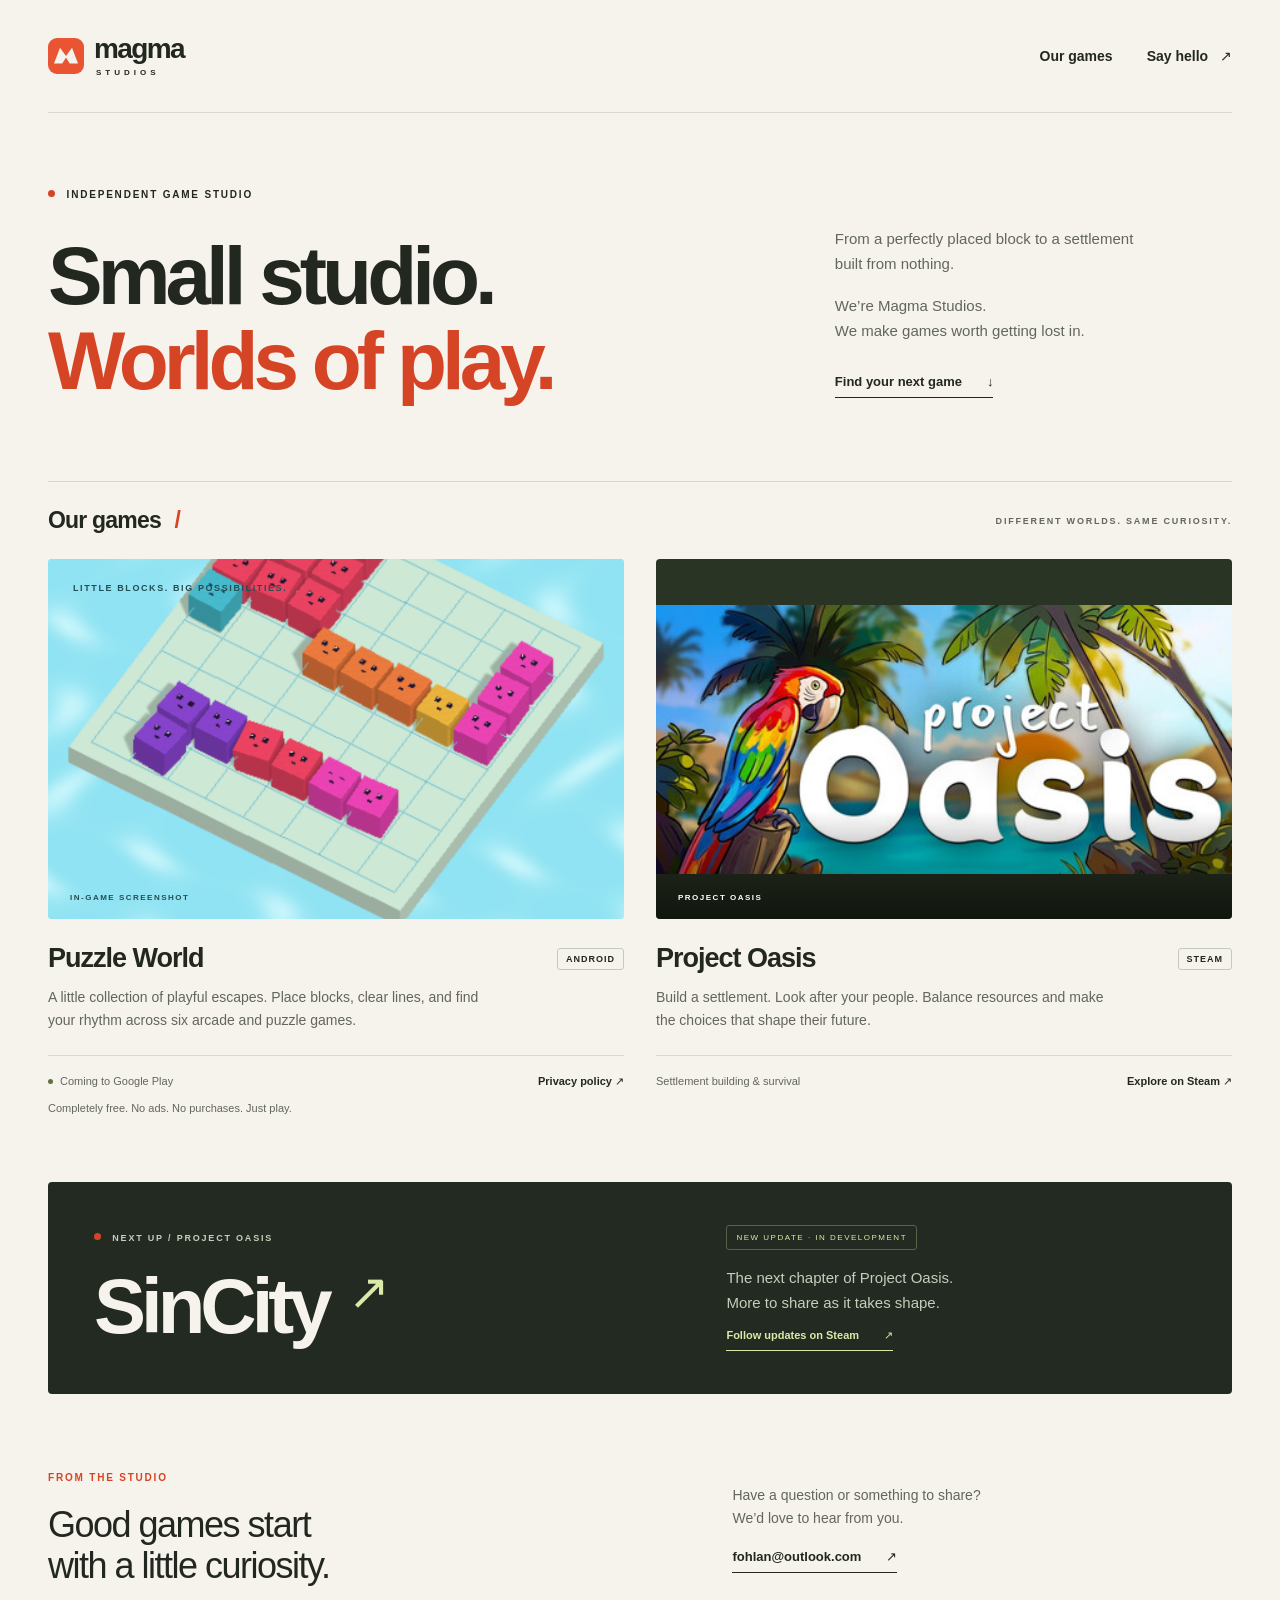
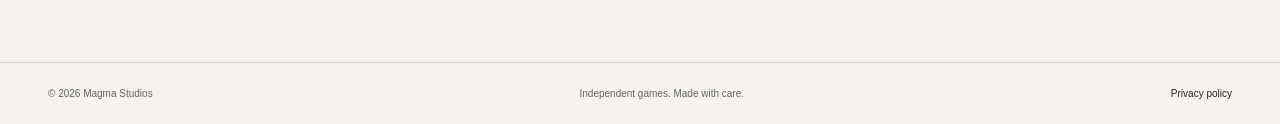
<file: index.html>
<!doctype html>
<html lang="en">
<head>
  <meta charset="utf-8">
  <meta name="viewport" content="width=device-width, initial-scale=1">
  <meta name="description" content="Magma Studios makes independent games. Discover Puzzle World, Project Oasis, and the upcoming SinCity update.">
  <meta name="theme-color" content="#f5f3ec">
  <title>Magma Studios — Independent games</title>
  <link rel="icon" href="assets/mark.svg" type="image/svg+xml">
  <link rel="stylesheet" href="styles.css">
</head>
<body>
  <a class="skip-link" href="#main">Skip to content</a>
  <header class="site-header wrap">
    <a class="brand" href="./" aria-label="Magma Studios home"><img src="assets/mark.svg" width="36" height="36" alt=""><span>magma<span class="brand-sub">STUDIOS</span></span></a>
    <nav aria-label="Main navigation"><a href="#games">Our games</a><a href="mailto:fohlan@outlook.com">Say hello <span aria-hidden="true">↗</span></a></nav>
  </header>

  <main id="main" class="wrap">
    <section class="hero" aria-labelledby="hero-title">
      <div><p class="eyebrow"><span class="dot"></span> INDEPENDENT GAME STUDIO</p><h1 id="hero-title">Small studio.<br><span>Worlds of play.</span></h1></div>
      <div class="hero-note"><p>From a perfectly placed block to a settlement built from nothing.</p><p>We’re Magma Studios.<br>We make games worth getting lost in.</p><a class="text-link" href="#games">Find your next game <span aria-hidden="true">↓</span></a></div>
    </section>

    <section id="games" class="games" aria-labelledby="games-title">
      <div class="section-heading"><h2 id="games-title">Our games<span class="accent"> /</span></h2><span class="eyebrow">DIFFERENT WORLDS. SAME CURIOSITY.</span></div>
      <div class="game-grid">
        <article class="game">
          <div class="game-art block-art"><span class="art-label">LITTLE BLOCKS. BIG POSSIBILITIES.</span><img src="assets/puzzle-world.png" width="1220" height="2712" alt="Puzzle World gameplay with colorful smiling cubes on an isometric puzzle board"><span class="image-caption">IN-GAME SCREENSHOT</span></div>
          <div class="game-heading"><h3>Puzzle World</h3><span class="platform">ANDROID</span></div>
          <p>A little collection of playful escapes. Place blocks, clear lines, and find your rhythm across six arcade and puzzle games.</p>
          <div class="game-bottom"><span class="status"><span class="dot"></span> Coming to Google Play</span><a href="privacy-policy.html">Privacy policy <span aria-hidden="true">↗</span></a></div>
          <p class="free-note">Completely free. No ads. No purchases. Just play.</p>
        </article>
        <article class="game">
          <div class="game-art oasis-art"><img src="assets/project-oasis.jpg" width="460" height="215" alt="Project Oasis official game artwork" loading="lazy"><span class="image-caption">PROJECT OASIS</span></div>
          <div class="game-heading"><h3>Project Oasis</h3><span class="platform">STEAM</span></div>
          <p>Build a settlement. Look after your people. Balance resources and make the choices that shape their future.</p>
          <div class="game-bottom"><span class="status">Settlement building &amp; survival</span><a href="https://store.steampowered.com/app/4970790/Project_Oasis/" target="_blank" rel="noopener noreferrer">Explore on Steam <span aria-hidden="true">↗</span></a></div>
        </article>
      </div>
    </section>

    <section class="update" aria-labelledby="update-title">
      <div><p class="eyebrow"><span class="dot"></span> NEXT UP / PROJECT OASIS</p><h2 id="update-title">SinCity<span>↗</span></h2></div>
      <div class="update-copy"><span class="update-label">NEW UPDATE · IN DEVELOPMENT</span><p>The next chapter of Project Oasis.<br>More to share as it takes shape.</p><a class="text-link" href="https://store.steampowered.com/news/app/4970790" target="_blank" rel="noopener noreferrer">Follow updates on Steam <span aria-hidden="true">↗</span></a></div>
    </section>

    <section class="contact" aria-labelledby="contact-title"><div><p class="eyebrow">FROM THE STUDIO</p><h2 id="contact-title">Good games start<br>with a little curiosity.</h2></div><div><p>Have a question or something to share?<br>We’d love to hear from you.</p><a class="text-link" href="mailto:fohlan@outlook.com">fohlan@outlook.com <span aria-hidden="true">↗</span></a></div></section>
  </main>
  <footer class="site-footer wrap"><span>© 2026 Magma Studios</span><span>Independent games. Made with care.</span><a href="privacy-policy.html">Privacy policy</a></footer>
</body>
</html>
</file>
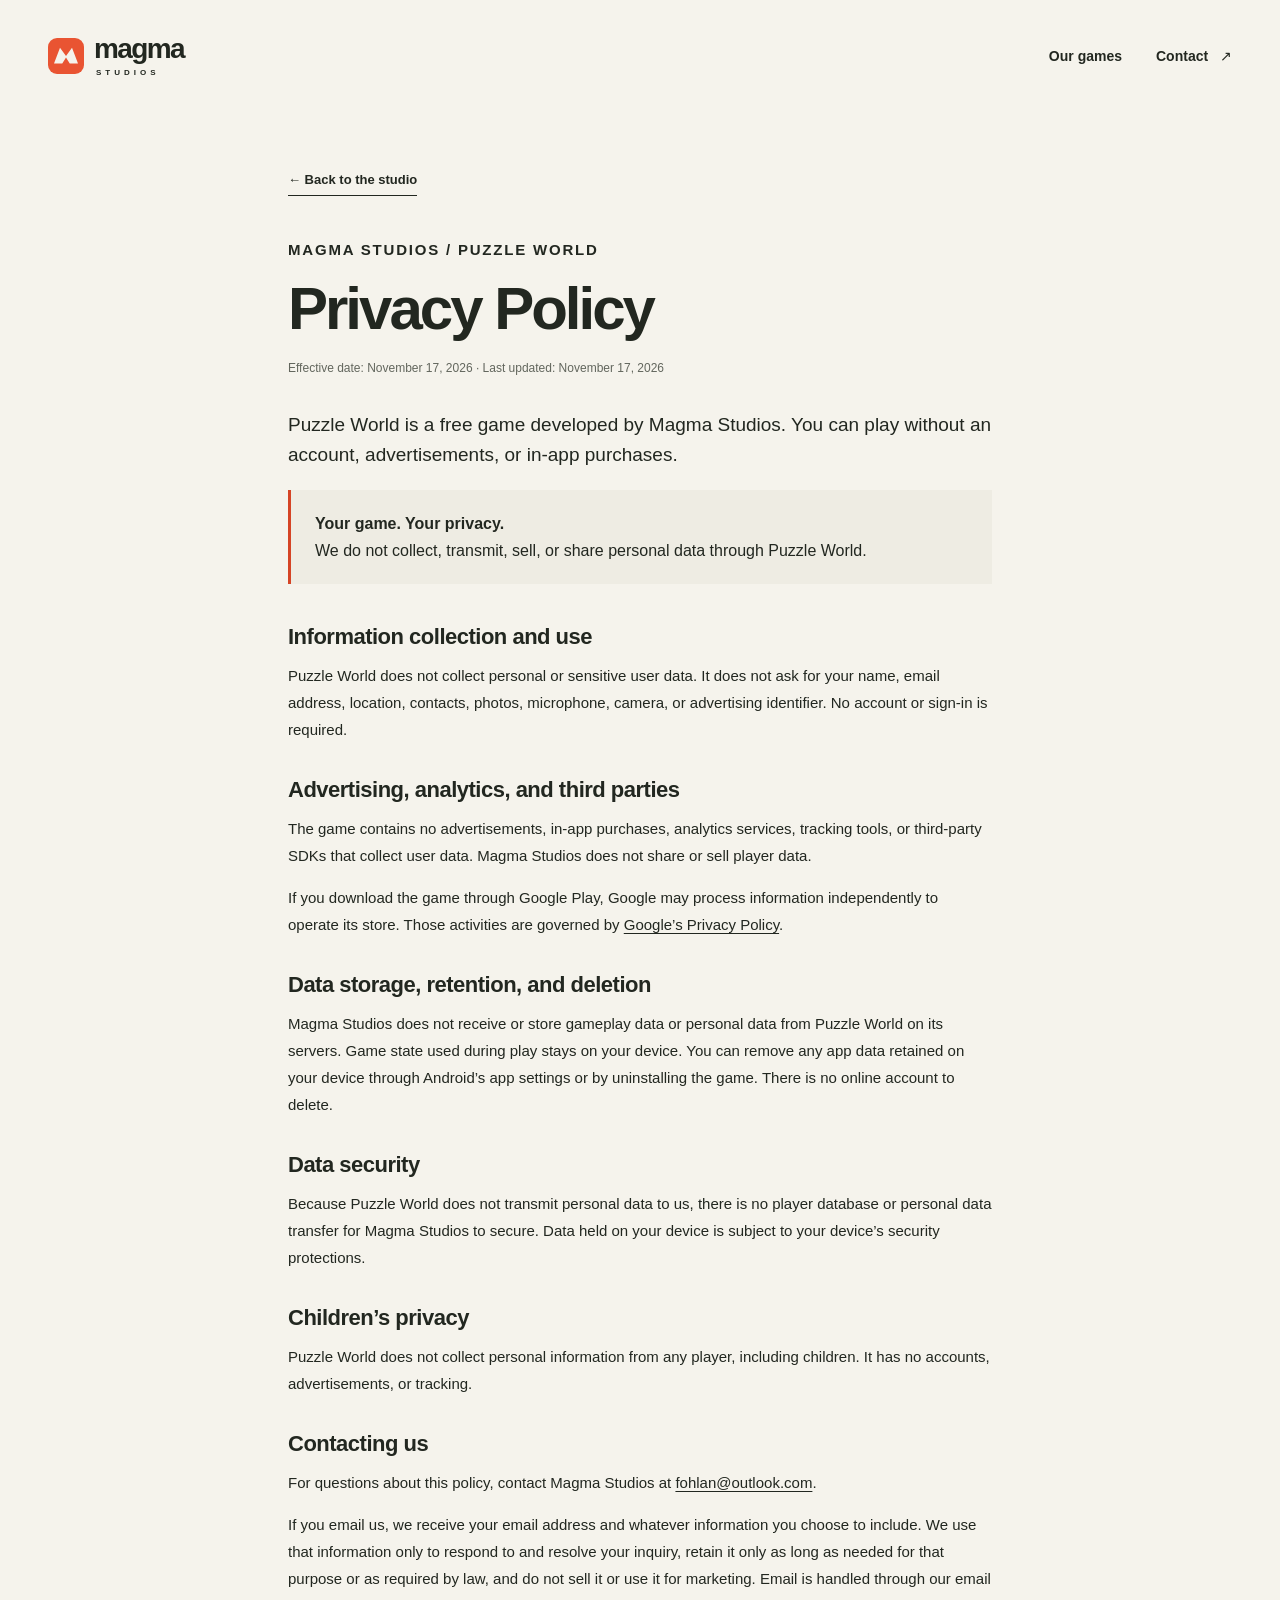
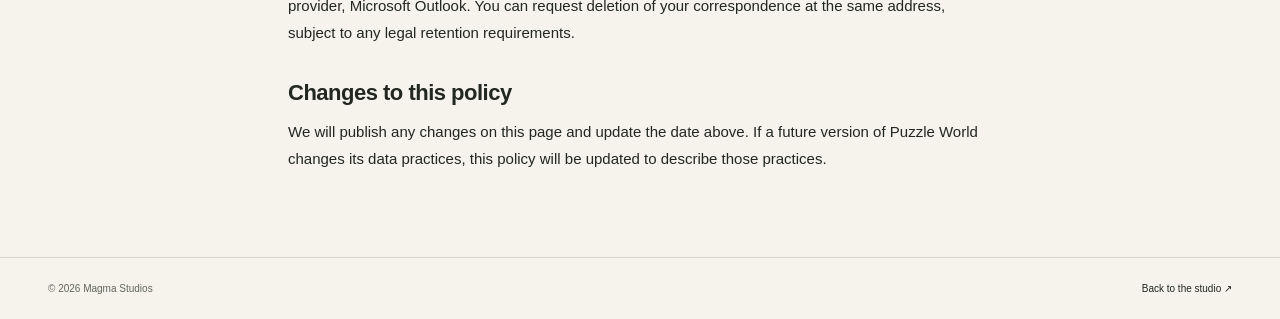
<file: privacy-policy.html>
<!doctype html>
<html lang="en">
<head>
  <meta charset="utf-8">
  <meta name="viewport" content="width=device-width, initial-scale=1">
  <meta name="description" content="Privacy Policy for Puzzle World by Magma Studios. No ads, accounts, purchases, or personal data collection.">
  <meta name="theme-color" content="#f5f3ec">
  <title>Puzzle World Privacy Policy — Magma Studios</title>
  <link rel="icon" href="assets/mark.svg" type="image/svg+xml">
  <link rel="stylesheet" href="styles.css">
</head>
<body>
  <a class="skip-link" href="#main">Skip to content</a>
  <header class="site-header wrap"><a class="brand" href="./" aria-label="Magma Studios home"><img src="assets/mark.svg" width="36" height="36" alt=""><span>magma<span class="brand-sub">STUDIOS</span></span></a><nav aria-label="Main navigation"><a href="./#games">Our games</a><a href="mailto:fohlan@outlook.com">Contact <span aria-hidden="true">↗</span></a></nav></header>
  <main id="main" class="policy wrap">
    <a class="text-link back-link" href="./">← Back to the studio</a>
    <p class="eyebrow">MAGMA STUDIOS / PUZZLE WORLD</p>
    <h1>Privacy Policy</h1>
    <p class="updated">Effective date: November 17, 2026 · Last updated: November 17, 2026</p>
    <p class="intro">Puzzle World is a free game developed by Magma Studios. You can play without an account, advertisements, or in-app purchases.</p>
    <div class="policy-summary"><strong>Your game. Your privacy.</strong><br>We do not collect, transmit, sell, or share personal data through Puzzle World.</div>
    <section aria-labelledby="collection"><h2 id="collection">Information collection and use</h2><p>Puzzle World does not collect personal or sensitive user data. It does not ask for your name, email address, location, contacts, photos, microphone, camera, or advertising identifier. No account or sign-in is required.</p></section>
    <section aria-labelledby="services"><h2 id="services">Advertising, analytics, and third parties</h2><p>The game contains no advertisements, in-app purchases, analytics services, tracking tools, or third-party SDKs that collect user data. Magma Studios does not share or sell player data.</p><p>If you download the game through Google Play, Google may process information independently to operate its store. Those activities are governed by <a href="https://policies.google.com/privacy" target="_blank" rel="noopener noreferrer">Google’s Privacy Policy</a>.</p></section>
    <section aria-labelledby="retention"><h2 id="retention">Data storage, retention, and deletion</h2><p>Magma Studios does not receive or store gameplay data or personal data from Puzzle World on its servers. Game state used during play stays on your device. You can remove any app data retained on your device through Android’s app settings or by uninstalling the game. There is no online account to delete.</p></section>
    <section aria-labelledby="security"><h2 id="security">Data security</h2><p>Because Puzzle World does not transmit personal data to us, there is no player database or personal data transfer for Magma Studios to secure. Data held on your device is subject to your device’s security protections.</p></section>
    <section aria-labelledby="children"><h2 id="children">Children’s privacy</h2><p>Puzzle World does not collect personal information from any player, including children. It has no accounts, advertisements, or tracking.</p></section>
    <section aria-labelledby="contact"><h2 id="contact">Contacting us</h2><p>For questions about this policy, contact Magma Studios at <a href="mailto:fohlan@outlook.com">fohlan@outlook.com</a>.</p><p>If you email us, we receive your email address and whatever information you choose to include. We use that information only to respond to and resolve your inquiry, retain it only as long as needed for that purpose or as required by law, and do not sell it or use it for marketing. Email is handled through our email provider, Microsoft Outlook. You can request deletion of your correspondence at the same address, subject to any legal retention requirements.</p></section>
    <section aria-labelledby="changes"><h2 id="changes">Changes to this policy</h2><p>We will publish any changes on this page and update the date above. If a future version of Puzzle World changes its data practices, this policy will be updated to describe those practices.</p></section>
  </main>
  <footer class="site-footer wrap"><span>© 2026 Magma Studios</span><a href="./">Back to the studio <span aria-hidden="true">↗</span></a></footer>
</body>
</html>
</file>
<file: styles.css>
@charset "UTF-8";
  
:root {
  --paper:#f5f3ec;
  --ink:#222720;
  --muted:#62665d;
  --line:#d7d8ce;
  --orange:#d54425;
  --lime:#dce9a8;
  --dark:#222a22;
  font-family:Arial,Helvetica,sans-serif;
  color:var(--ink);
  background:var(--paper);
  font-synthesis:none;
  color-scheme:light}

* {
  box-sizing:border-box}
html {
  scroll-behavior:smooth;
  scroll-padding-top:24px}
body {
  margin:0}
a {
  color:inherit;
  text-decoration:none}
a:hover {
  text-decoration:underline;
  text-underline-offset:5px}
a:focus-visible {
  outline:3px solid var(--orange);
  outline-offset:6px}
img {
  display:block;
  max-width:100%}
p {
  line-height:1.65}
h1,h2,h3,p {
  margin-top:0}
.wrap {
  max-width:1280px;
  margin-inline:auto;
  padding-inline:48px}
.skip-link {
  position:absolute;
  top:-80px;
  left:20px;
  padding:14px;
  background:var(--ink);
  color:white;
  z-index:5}
.skip-link:focus {
  top:12px}
.site-header {
  height:112px;
  display:flex;
  align-items:center;
  justify-content:space-between}
.brand {
  display:flex;
  gap:10px;
  align-items:center;
  font-size:28px;
  font-weight:800;
  letter-spacing:-1.6px;
  line-height:.9}
.brand:hover {
  text-decoration:none}
.brand-sub {
  display:block;
  font-size:8px;
  letter-spacing:4px;
  margin-top:7px;
  margin-left:2px}
.site-header nav {
  display:flex;
  gap:34px;
  font-size:14px;
  font-weight:600}
.site-header nav span {
  margin-left:8px}
.hero {
  border-top:1px solid var(--line);
  padding:74px 0 78px;
  display:grid;
  grid-template-columns:1.8fr 1fr;
  gap:72px;
  align-items:end}
.eyebrow {
  font-size:10px;
  font-weight:700;
  letter-spacing:1.8px;
  line-height:1.6}
.dot {
  display:inline-block;
  width:7px;
  height:7px;
  background:var(--orange);
  border-radius:50%;
  margin-right:7px;
  vertical-align:1px}
.hero .eyebrow {
  margin-bottom:30px}
h1 {
  font-size:clamp(50px,6.4vw,82px);
  font-weight:600;
  line-height:1.04;
  letter-spacing:-5px;
  margin-bottom:0}
h1 span {
  color:var(--orange)}
.hero-note {
  max-width:310px;
  padding-bottom:5px}
.hero-note p {
  font-size:15px;
  color:var(--muted);
  margin-bottom:17px}
.text-link {
  display:inline-flex;
  align-items:center;
  gap:25px;
  font-size:13px;
  font-weight:700;
  border-bottom:1px solid currentColor;
  padding:5px 0 8px}
.hero-note .text-link {
  margin-top:9px}
.section-heading {
  display:flex;
  align-items:center;
  justify-content:space-between;
  padding:25px 0;
  border-top:1px solid var(--line)}
.section-heading h2 {
  font-size:23px;
  letter-spacing:-.8px;
  margin:0}
.accent {
  color:var(--orange);
  margin-left:8px}
.section-heading>.eyebrow {
  color:var(--muted);
  font-size:9px}
.game-grid {
  display:grid;
  grid-template-columns:1fr 1fr;
  gap:32px}
.game-art {
  height:360px;
  border-radius:4px;
  overflow:hidden;
  position:relative}
.block-art {
  background:#94e1ed}
.block-art>img {
  width:100%;
  height:100%;
  object-fit:cover;
  object-position:center 49%}
.art-label {
  position:absolute;
  top:24px;
  left:25px;
  font-size:9px;
  font-weight:700;
  letter-spacing:1.6px;
  color:#244e55;
  z-index:1}
.image-caption {
  position:absolute;
  bottom:17px;
  left:22px;
  font-size:8px;
  letter-spacing:1.5px;
  color:#244e55;
  font-weight:700}
.oasis-art {
  background:#2a3424}
.oasis-art>img {
  width:100%;
  height:100%;
  object-fit:contain}
.oasis-art:after {
  content:"";
  position:absolute;
  inset:70% 0 0;
  background:linear-gradient(transparent,#0009)}
.oasis-art .image-caption {
  color:white;
  z-index:1}
.game-heading {
  display:flex;
  align-items:center;
  justify-content:space-between;
  margin-top:24px;
  margin-bottom:12px;
  gap:16px}
.game-heading h3 {
  font-size:27px;
  letter-spacing:-1px;
  margin:0}
.platform {
  border:1px solid #c6cabe;
  border-radius:3px;
  font-size:9px;
  font-weight:700;
  letter-spacing:1px;
  padding:5px 8px}
.game>p {
  font-size:14px;
  color:var(--muted);
  max-width:460px;
  margin-bottom:22px}
.game-bottom {
  display:flex;
  justify-content:space-between;
  align-items:center;
  gap:12px;
  font-size:11px;
  line-height:1.5;
  border-top:1px solid var(--line);
  padding-top:17px}
.game-bottom a {
  font-weight:700;
  white-space:nowrap}
.status {
  color:var(--muted)}
.status .dot {
  width:5px;
  height:5px;
  background:#5e7241;
  margin-right:4px}
.game>.free-note {
  font-size:11px;
  margin-top:10px;
  margin-bottom:0;
  color:var(--muted)}
.update {
  background:var(--dark);
  color:var(--paper);
  margin-top:65px;
  padding:43px 46px;
  display:grid;
  grid-template-columns:1.3fr 1fr;
  gap:35px;
  align-items:center;
  border-radius:4px}
.update .eyebrow {
  color:#c7cdbb;
  font-size:9px;
  margin-bottom:22px}
.update h2 {
  font-size:78px;
  line-height:1;
  letter-spacing:-5px;
  font-weight:600;
  margin:0}
.update h2 span {
  color:var(--lime);
  font-size:50px;
  margin-left:20px;
  vertical-align:top}
.update-label {
  font-size:8px;
  letter-spacing:1.5px;
  color:var(--lime);
  border:1px solid #586247;
  padding:7px 9px;
  border-radius:3px;
  display:inline-block}
.update-copy p {
  font-size:15px;
  color:#c7cdbb;
  margin:16px 0 8px}
.update .text-link {
  font-size:11px;
  color:var(--lime)}
.contact {
  display:grid;
  grid-template-columns:1.3fr 1fr;
  gap:35px;
  padding:76px 0;
  align-items:center}
.contact .eyebrow {
  color:var(--orange);
  margin-bottom:18px}
.contact h2 {
  font-size:36px;
  font-weight:500;
  letter-spacing:-1.5px;
  line-height:1.15;
  margin:0}
.contact p:not(.eyebrow) {
  font-size:14px;
  color:var(--muted)}
.site-footer {
  display:flex;
  justify-content:space-between;
  gap:20px;
  padding-block:25px;
  border-top:1px solid var(--line);
  color:var(--muted);
  font-size:10px}
.site-footer a {
  color:var(--ink)}

.policy {
  max-width:800px;
  padding-top:55px;
  padding-bottom:70px}
.policy h1 {
  font-size:60px;
  letter-spacing:-3px;
  margin-bottom:18px}
.policy .intro {
  font-size:19px;
  line-height:1.6}
.policy .updated {
  color:var(--muted);
  font-size:12px;
  margin-bottom:30px}
.policy-summary {
  border-left:3px solid var(--orange);
  padding:20px 24px;
  background:#eeece3;
  margin-bottom:40px;
  line-height:1.7}
.policy h2 {
  font-size:22px;
  letter-spacing:-.5px;
  margin-top:34px;
  margin-bottom:12px}
.policy p,.policy li {
  font-size:15px;
  line-height:1.8}
.policy a:not(.text-link) {
  text-decoration:underline;
  text-underline-offset:3px}
.policy li {
  margin-bottom:6px}
.policy .back-link {
  margin-bottom:40px}
.policy section {
  scroll-margin-top:30px}

@media(min-width:1400px) {
  .game-art {
  height:390px}
}

@media(max-width:900px) {
  .wrap {
  padding-inline:28px}
.hero {
  gap:32px;
  grid-template-columns:1.6fr 1fr;
  padding-block:50px}
h1 {
  letter-spacing:-3px}
.game-art {
  height:300px}
.game-bottom {
  align-items:flex-start;
  flex-direction:column;
  gap:8px}
.update {
  padding:34px 30px}
.update h2 {
  font-size:66px}
.update h2 span {
  font-size:35px;
  margin-left:12px}
}

@media(max-width:620px) {
  .wrap {
  padding-inline:22px}
.site-header {
  height:90px}
.brand {
  font-size:24px}
.brand img {
  width:32px;
  height:32px}
.site-header nav {
  gap:20px;
  font-size:12px}
.hero {
  display:block;
  padding:44px 0}
.hero .eyebrow {
  font-size:9px;
  margin-bottom:24px}
h1 {
  font-size:clamp(43px,10.8vw,66px);
  letter-spacing:-2.8px}
.hero-note {
  margin-top:26px;
  max-width:360px}
.hero-note p {
  font-size:14px}
.section-heading {
  align-items:flex-start;
  gap:12px}
.section-heading>.eyebrow {
  max-width:125px;
  text-align:right;
  font-size:8px}
.section-heading h2 {
  font-size:21px}
.game-grid {
  grid-template-columns:1fr;
  gap:38px}
.game-art {
  height:340px}
.game-heading {
  margin-top:20px}
.game-bottom {
  flex-direction:row;
  align-items:center}
.game>p {
  margin-bottom:18px}
.update {
  grid-template-columns:1fr;
  margin-top:44px;
  padding:30px 25px;
  gap:25px}
.update h2 {
  font-size:68px}
.update .eyebrow {
  margin-bottom:18px}
.contact {
  grid-template-columns:1fr;
  padding:49px 0;
  gap:22px}
.contact h2 {
  font-size:33px}
.site-footer {
  flex-wrap:wrap;
  gap:14px;
  font-size:10px}
.site-footer>span:nth-child(2) {
  display:none}
.policy {
  padding-top:35px;
  padding-bottom:45px}
.policy h1 {
  font-size:46px;
  letter-spacing:-2px}
.policy .intro {
  font-size:17px}
}

@media(prefers-reduced-motion:reduce) {
  html {
  scroll-behavior:auto}
}
</file>
